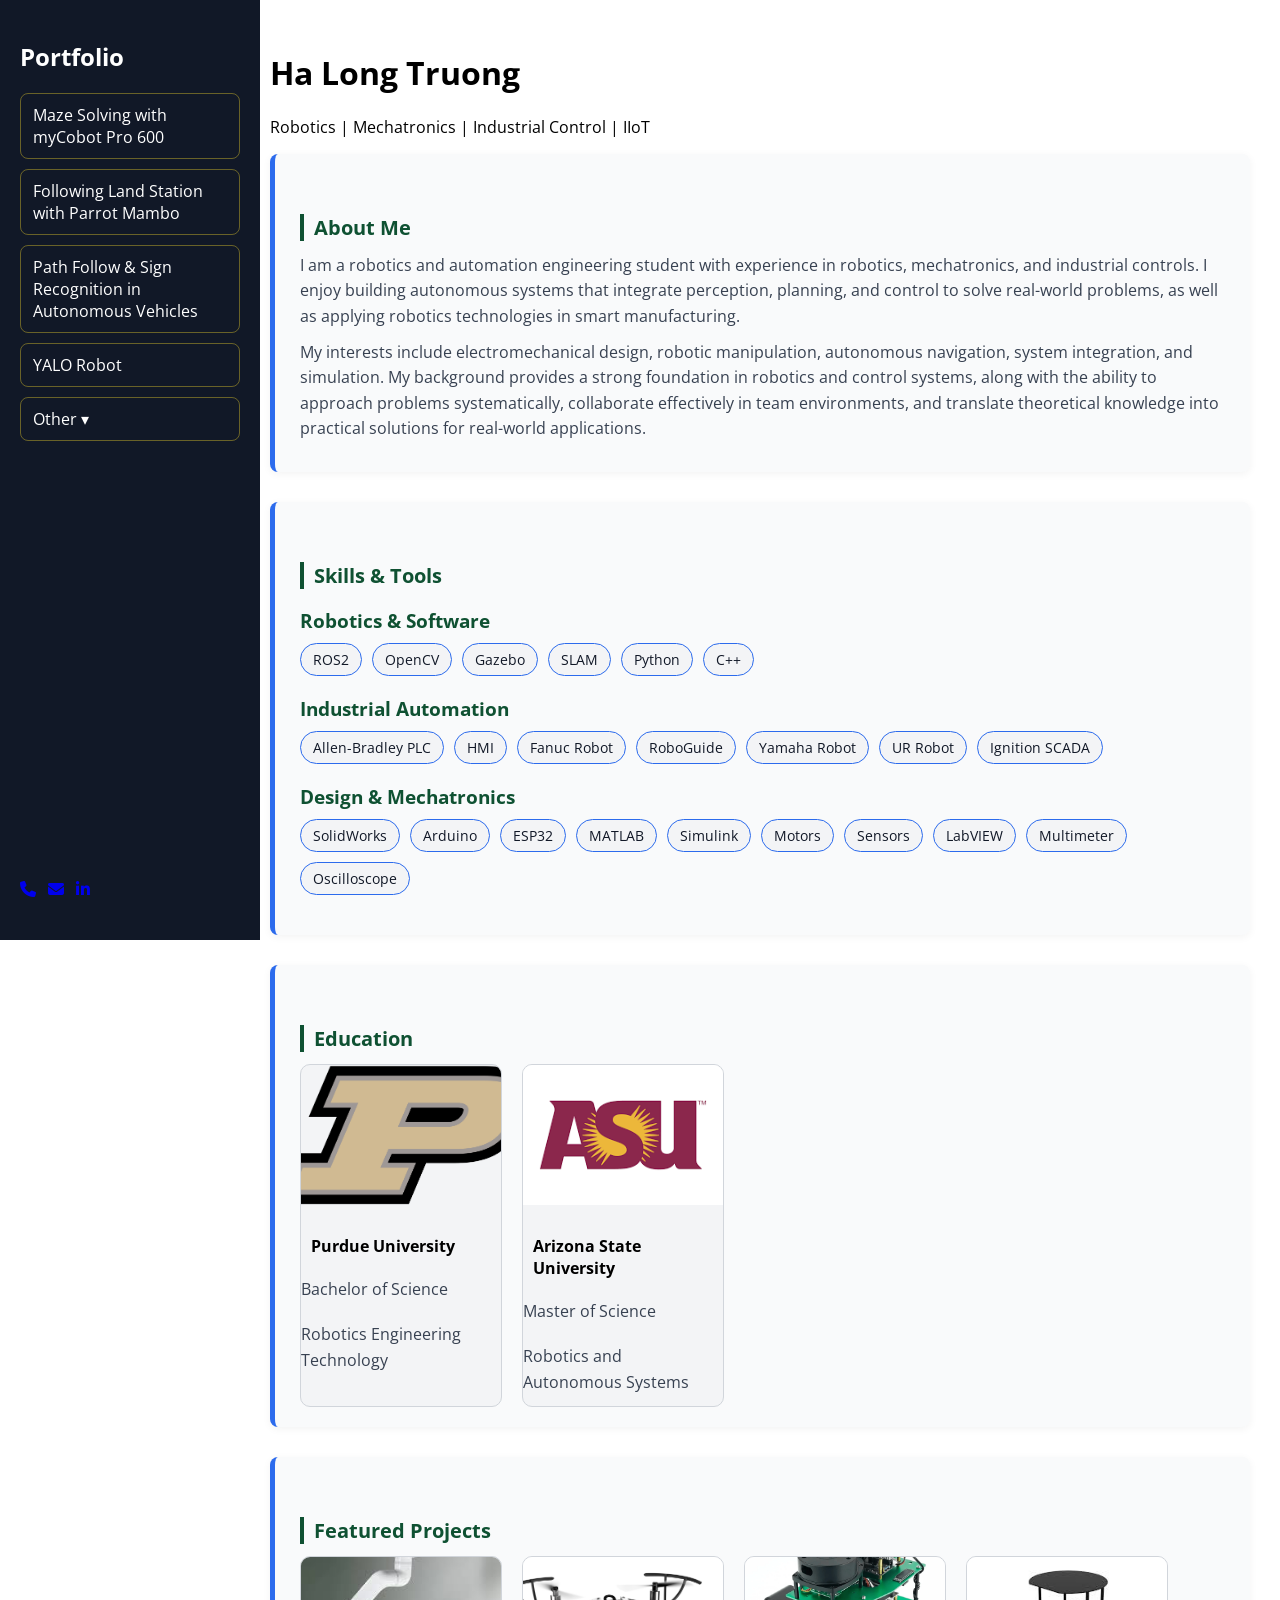
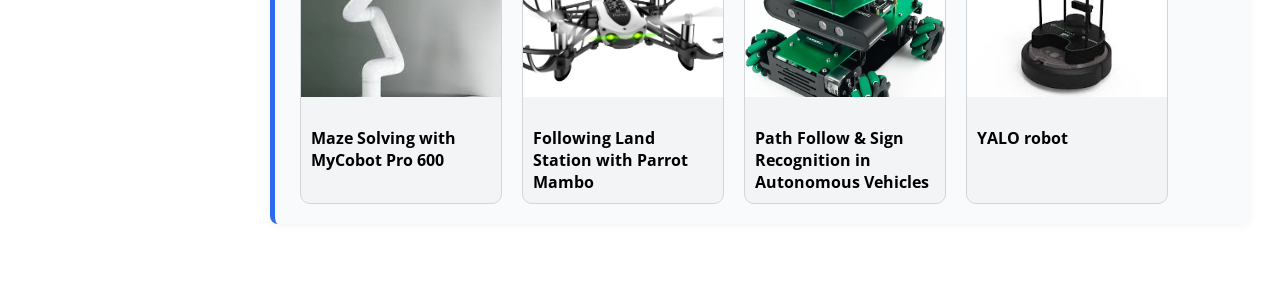
<file: index.html>
<!DOCTYPE html>
<html>
<head>
  <title>My Engineering Portfolio</title>
  <link href="https://fonts.googleapis.com/css2?family=Open+Sans&display=swap" rel="stylesheet">
  <link rel="stylesheet" href="style.css">
  <link rel="stylesheet" href="https://cdnjs.cloudflare.com/ajax/libs/font-awesome/6.5.1/css/all.min.css">
</head>

<body>

<div class="sidebar">
  <div>
    <h2>
      <a class="portfolio-title" href="index.html">Portfolio</a>
    </h2>
    <a class="nav-link" href="projects/Maze_Solving_with_myCobot_Pro_600.html">Maze Solving with myCobot Pro 600</a>
    <a class="nav-link" href="projects/Following_Land_Station_with_Parrot_Mambo.html">Following Land Station with Parrot Mambo</a>
    <a class="nav-link" href="projects/Path_following_and_Sign_Recognition_in_Autonomous_Vehicles.html">Path Follow & Sign Recognition in Autonomous Vehicles</a>
    <a class="nav-link" href="https://achyutsun.github.io/yalo/">YALO Robot</a>
    <div class="dropdown">
      <a class="nav-link" class="dropdown-btn">Other ▾</a>

      <div class="dropdown-content">
        <a class="dropdown-btn" href="projects/Control.html">Control</a>
        <a class="dropdown-btn" href="projects/Mechatronics.html">Mechatronics</a>
        <a class="dropdown-btn" href="projects/Simulation.html">Simulation</a>
      </div>
    </div>
  </div>
  <!-- bottom icons -->
  <div class="sidebar-icons">
    <a href="tel:7657469014">
      <i class="fa-solid fa-phone"></i>
    </a>

    <a href="mailto:halongtruongzx02@gmail.com">
      <i class="fa-solid fa-envelope"></i>
    </a>

    <a href="https://linkedin.com/in/ha-long-truong-0158b3253/" target="_blank">
      <i class="fa-brands fa-linkedin-in"></i>
    </a>

  </div>
</div>

<div class="main">

  <h1>Ha Long Truong</h1>
  <p>Robotics | Mechatronics | Industrial Control | IIoT</p>

  <div class="about-frame">

    <h2 class="section-title">About Me</h2>

    <p>
      I am a robotics and automation engineering student with experience in robotics, mechatronics, and industrial controls.
      I enjoy building autonomous systems that integrate perception, planning, and control to solve real-world problems, as well as applying robotics technologies in smart manufacturing. 
    </p>

    <p>
      My interests include electromechanical design, robotic manipulation, autonomous navigation, system integration, and simulation.
      My background provides a strong foundation in robotics and control systems, along with the ability to approach problems systematically, collaborate effectively in team environments, and translate theoretical knowledge into practical solutions for real-world applications.
    </p>

  </div>

  <div class="about-frame">

    <h2 class="section-title">Skills & Tools</h2>

    <div class="skill-group">
      <h3>Robotics & Software</h3>

      <div class="skill-tags">
        <span>ROS2</span>
        <span>OpenCV</span>
        <span>Gazebo</span>
        <span>SLAM</span>
        <span>Python</span>
        <span>C++</span>
      </div>
    </div>

    <div class="skill-group">
      <h3>Industrial Automation</h3>

      <div class="skill-tags">
        <span>Allen-Bradley PLC</span>
        <span>HMI</span>
        <span>Fanuc Robot</span>
        <span>RoboGuide</span>
        <span>Yamaha Robot</span>
        <span>UR Robot</span>
        <span>Ignition SCADA</span>
      </div>
    </div>

    <div class="skill-group">
      <h3>Design & Mechatronics</h3>

      <div class="skill-tags">
        <span>SolidWorks</span>
        <span>Arduino</span>
        <span>ESP32</span>
        <span>MATLAB</span>
        <span>Simulink</span>
        <span>Motors</span>
        <span>Sensors</span>
        <span>LabVIEW</span>
        <span>Multimeter</span>
        <span>Oscilloscope</span>
      </div>
    </div>

  </div>

  <div class="about-frame">
    <h2 class="section-title">Education</h2>
    <div class="grid">
      <div class="card">
        <img src="assets/images/Purdue.png">
        <h3>Purdue University</h3>
        <p> Bachelor of Science </p>
        <p> Robotics Engineering Technology </p>
      </div>

      <div class="card">
        <img src="assets/images/ASU.png">
        <h3>Arizona State University</h3>
        <p> Master of Science </p>
        <p> Robotics and Autonomous Systems </p>
      </div>
    </div>
  </div>
  
  <div class="about-frame">
    <h2 class="section-title">Featured Projects</h2>
    <div class="grid">
      <a class="card" href="projects/Maze_Solving_with_myCobot_Pro_600.html">
        <img src="assets/images/myCobot_Pro_600_image.jpg">
        <h3>Maze Solving with MyCobot Pro 600</h3>
      </a>

      <a class="card" href="projects/Following_Land_Station_with_Parrot_Mambo.html">
        <img src="assets/images/parrot_mambo.jpg">
        <h3>Following Land Station with Parrot Mambo</h3>
      </a>

      <a class="card" href="projects/Path_following_and_Sign_Recognition_in_Autonomous_Vehicles.html">
        <img src="assets/images/ROSmaster_Car_X3.png">
        <h3>Path Follow & Sign Recognition in Autonomous Vehicles</h3>
      </a>

      <a class="card" href="http://www.YALO.space">
        <img src="assets/images/turtlebot4.jpg">
        <h3>YALO robot</h3>
      </a>
    </div>
  </div>
</div>

</body>
</html>
</file>
<file: style.css>
body {
  margin: 0;
  font-family: "Open Sans", Arial, sans-serif;
  display: flex;
}

/* Sidebar */
.sidebar {
  width: 220px;
  background: #111827;
  color: white;
  height: 100vh;
  padding: 20px;
  position: fixed;

  display: flex;
  flex-direction: column;
  justify-content: space-between;
}

.sidebar .nav-link {
  display: block;
  color: white;
  text-decoration: none;
  margin: 10px 0;
  padding: 10px 12px;

  border: 1.5px solid rgba(237, 211, 44, 0.4); /* dim yellow border */
  border-radius: 8px;

  background: transparent;
  transition: all 0.25s ease;
}

/* Main sidebar buttons */
.sidebar .nav-link:hover,
.dropdown-btn:hover,
.dropdown-content a:hover {

  color: #ffffff;
  border-color: #edd32c;
  background: rgba(237, 211, 44, 0.1);

  box-shadow: 0 0 10px rgba(237, 211, 44, 0.7);
  transform: translateX(3px);
}

.sidebar-icons {
  display: flex;
  gap: 12px;
  padding-bottom: 20px;
}

.sidebar-icons a:hover {
  border-color: #edd32c;
  background: rgba(237, 211, 44, 0.1);

  box-shadow: 0 0 10px rgba(237, 211, 44, 0.7);

  transform: translateY(-2px);
}

/* Main content */
.main {
  margin-left: 240px;
  padding: 30px;
}

/* Project grid */
.grid {
  display: flex;
  gap: 20px;
}

.card {
  width: 200px;
  background: #f3f4f6;
  border-radius: 10px;
  overflow: hidden;   /* important */
  text-decoration: none;
  color: black;
  display: flex;
  flex-direction: column;
  transition: 0.2s;
  border: 1.5px solid #d1d5db;
}

.card img {
  width: 100%;
  height: 140px;          /* fixed image area */
  object-fit: cover;      /* crops instead of stretching */
  display: block;
}

.card h3 {
  padding: 10px;
  margin: 0;
  font-size: 16px;
}

.card:hover {
  border-color: #2c6bed;  /* turns blue on hover */
}

.header {
  background-color: #2c6bed; /* nice blue */
  color: white;
  padding: 50px;
  margin: -30px -30px 20px -30px;
}

.header h1 {
  margin: 0;
  display: inline-block;
}

.header-content {
  display: flex;
  align-items: center; /* vertically align icon + text */
  gap: 10px;           /* space between icon and text */
}

.header-icon {
  width: 64px;   /* adjust size */
  height: 64px;
  margin-bottom: 0; 
}

img {
  margin-bottom: 20px;
}

video {
  display: block;
  margin-top: 20px;
}

.btn {
  display: inline-block;
  padding: 10px 15px;
  margin-right: 10px;
  background: #2c6bed;
  color: white;
  text-decoration: none;
  border-radius: 6px;
  transition: 0.2s;
}

.btn:hover {
  background: #1d4ed8;
}

.section-title {
  font-size: 20px;
  font-weight: 700;
  color: #0f5132;
  margin-top: 40px;
  margin-bottom: 12px;
  border-left: 4px solid #0f5132;
  padding-left: 10px;
}

.about-frame {
  background: #f9fafb;
  border-left: 5px solid #2c6bed;
  padding: 20px 25px;
  border-radius: 8px;
  margin-bottom: 30px;
  box-shadow: 0 2px 8px rgba(0,0,0,0.05);
}

.about-frame p {
  margin: 10px 0;
  color: #374151;
  line-height: 1.6;
}

.video-container {
  position: relative;
  width: 100%;
  max-width: 900px;
  padding-bottom: 56.25%; /* 16:9 ratio */
  margin-top: 20px;
}

.video-container iframe {
  position: absolute;
  width: 100%;
  height: 100%;
}

/* container */
.dropdown {
  position: relative;
}

/* hide by default */
.dropdown-content {
  display: none;
  margin-left: 10px;   /* indent child items */
  transition: 0.1s;
}

/* show on hover */
.dropdown:hover .dropdown-content {
  display: block;
}

.dropdown-content a {
  font-size: 14px;
  padding-left: 12px;
  border-color: rgba(237, 211, 44, 0.3); /* dimmer than parent */
}

.dropdown-btn {
  display: block;
  color: white;
  text-decoration: none;
  margin: 10px 0;
  padding: 10px 12px;

  border: 1.5px solid rgba(237, 211, 44, 0.4);
  border-radius: 8px;

  background: transparent;
  transition: all 0.25s ease;
}

.skill-group {
  margin-bottom: 20px;
}

.skill-group h3 {
  color: #0f5132;
  margin-bottom: 10px;
}

.skill-tags {
  display: flex;
  flex-wrap: wrap;
  gap: 10px;
}

.skill-tags span {
  background: #f3f4f6;
  border: 1.5px solid #2c6bed;
  border-radius: 20px;
  padding: 6px 12px;
  font-size: 14px;
  color: #111827;

  transition: 0.2s;
}

.skill-tags span:hover {
  background: #2c6bed;
  color: white;
  box-shadow: 0 0 8px rgba(44, 107, 237, 0.5);
}

.portfolio-title {
  color: white;
  text-decoration: none;
}

.portfolio-title:hover {
  color: white;
  text-decoration: none;

  background: none;
  box-shadow: none;
  transform: none;
}
</file>
